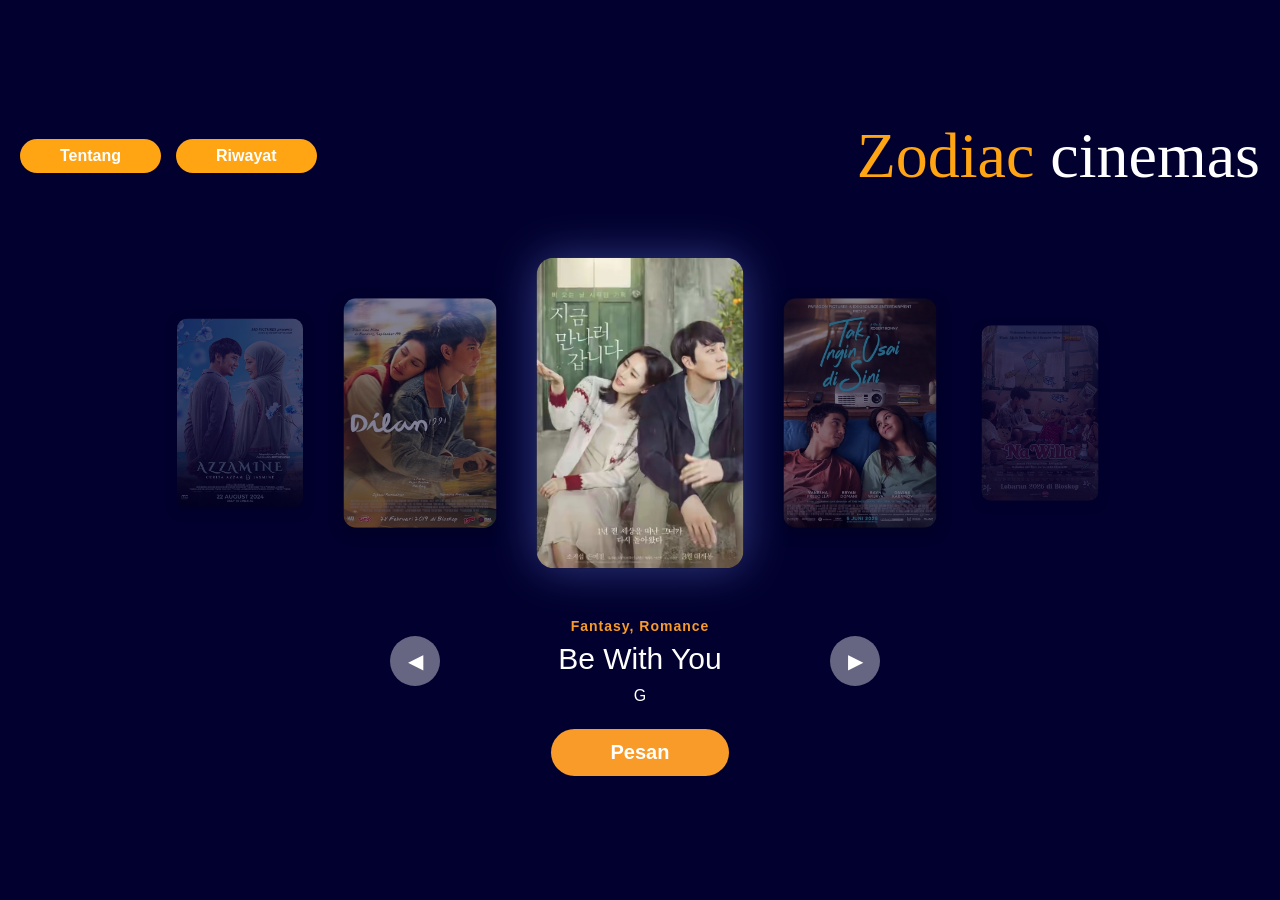
<file: index.html>
<!doctype html>
<html lang="en">
  <head>
    <meta charset="UTF-8" />
    <meta name="viewport" content="width=device-width, initial-scale=1.0" />
    <title>Zodiac Cinemas</title>
    <link rel="icon" href="data:image/svg+xml,<svg xmlns='http://www.w3.org/2000/svg'><text y='32' font-size='32'>🪐</text></svg>">
    <link rel="stylesheet" href="style/main.css" />
  </head>
  <body>
    <div class="cinema-app">
      <header>
        <div class="nav-buttons">
          <a href="about.html"><button class="btn-about">Tentang</button></a>
          <a href="history.html"><button class="btn-about">Riwayat</button></a>
        </div>
        
        <div class="zodiac"><span>Zodiac</span> cinemas</div>
      </header>

      <main>
        <section class="carousel"></section>
        <div class="movie-detail">
          <button class="nav-btn prev">&#9664;</button>

          <div class="movie-text">
            <span class="genre"></span>
            <h2 class="title"></h2>
            <p class="rating"></p>
          </div>
          
          <button class="nav-btn next">&#9654;</button>
        </div>

        <button class="btn-pesan">Pesan</button>

        <div class="jadwal-menu">
          <h3 class="jadwal-judul">IMAX 2D</h3>
          <div class="jadwal-grid">
            <a class="btn-jam" href="seat.html">10:00</a>
            <a class="btn-jam" href="seat.html">12:00</a>
            <a class="btn-jam" href="seat.html">14:00</a>
            <a class="btn-jam" href="seat.html">16:00</a>
            <a class="btn-jam" href="seat.html">18:00</a>
            <a class="btn-jam" href="seat.html">20:00</a>
          </div>
        </div>
      </main>
    </div>
    <script src="script/wasm_cdll.js"></script>
    <script src="script/main.js"></script>
  </body>
</html>
</file>
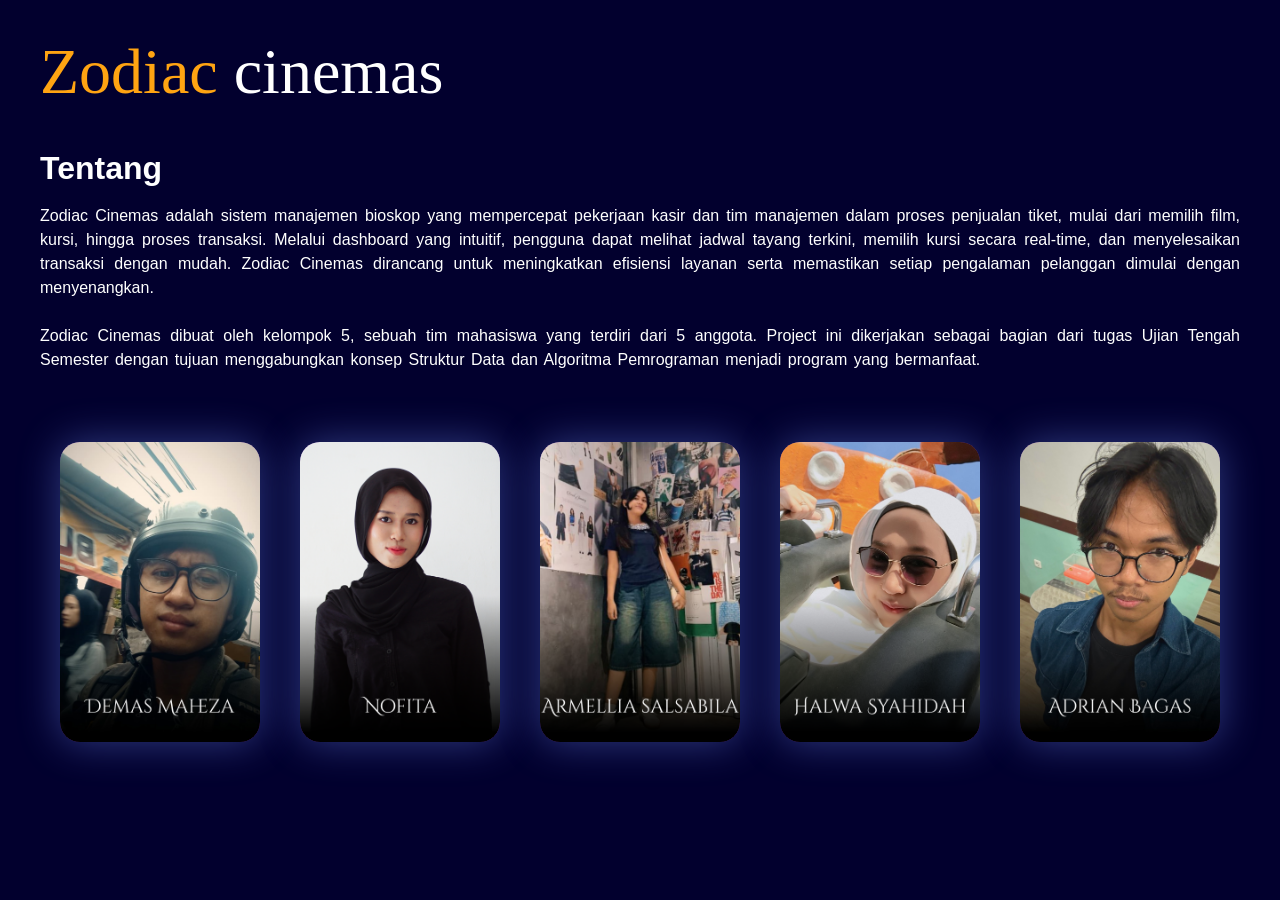
<file: about.html>
<!doctype html>
<html lang="en">
  <head>
    <meta charset="UTF-8" />
    <meta name="viewport" content="width=device-width, initial-scale=1.0" />
    <title>Tentang</title>
    <link rel="icon" href="data:image/svg+xml,<svg xmlns='http://www.w3.org/2000/svg'><text y='32' font-size='32'>🪐</text></svg>">
    <link rel="stylesheet" href="style/about.css" />
  </head>
  <body>
    <div class="about">
      <header>
        <a class="link" href="index.html"><h1 class="judul"><span class="highlight">Zodiac</span> cinemas</h1></a>
      </header>
      <main>
        <h2 class="tentang">Tentang</h2>
        <div class="deskripsi">
          <p>
            Zodiac Cinemas adalah sistem manajemen bioskop yang mempercepat pekerjaan kasir dan tim manajemen dalam proses penjualan tiket, mulai dari memilih film, kursi, hingga proses transaksi.
            Melalui dashboard yang intuitif, pengguna dapat melihat jadwal tayang terkini, memilih kursi secara real-time, dan menyelesaikan transaksi dengan mudah. Zodiac Cinemas dirancang untuk meningkatkan efisiensi layanan serta memastikan setiap pengalaman pelanggan dimulai dengan menyenangkan.

            <br><br>

            Zodiac Cinemas dibuat oleh kelompok 5, sebuah tim mahasiswa yang terdiri dari 5 anggota. Project ini dikerjakan sebagai bagian dari tugas Ujian Tengah Semester dengan tujuan menggabungkan konsep Struktur Data dan Algoritma Pemrograman menjadi program yang bermanfaat.
          </p>
        </div>
        <div class="profile-picture">
          <div class="profile">
            <img src="img/demasss.jpeg" alt="Demas" />
          </div>
          <div class="profile">
            <img src="img/1.png" alt="Nofita" />
          </div>
          <div class="profile">
            <img src="img/5.png" alt="Armellia" />
          </div>
          <div class="profile">
            <img src="img/4.png" alt="Halwa" />
          </div>
          <div class="profile">
            <img src="img/adrian.jpeg" alt="Adrian" />
          </div>
        </div>
        <div>
          <!-- <h2 class="kelompok">KELOMPOK 5</h2> -->
        </div>
      </main>
    </div>
  </body>
</html>
</file>
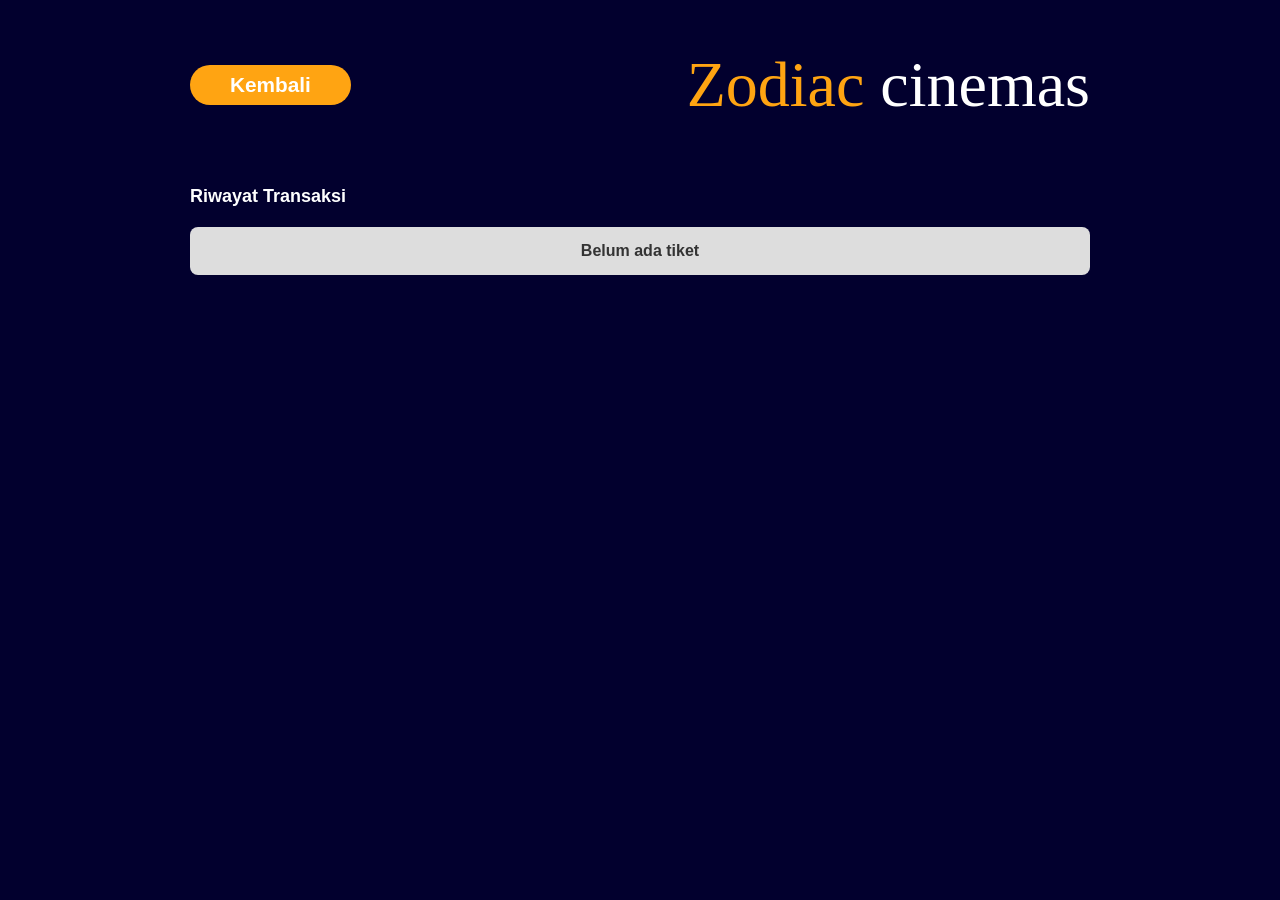
<file: history.html>
<!DOCTYPE html>
<html lang="id">
<head>
    <meta charset="UTF-8">
    <meta name="viewport" content="width=device-width, initial-scale=1.0">
    <title>Zodiac Cinemas - Riwayat Transaksi</title>
    <link rel="icon" href="data:image/svg+xml,<svg xmlns='http://www.w3.org/2000/svg'><text y='32' font-size='32'>🪐</text></svg>">
    <link rel="stylesheet" href="style/history.css">
</head>
<body>
    <div class="cinema-app">
        <header>
            <a href="index.html"><button class="btn-back">Kembali</button></a>
            <div class="zodiac"><span>Zodiac</span> cinemas</div>
        </header>

        <main class="history-container">
            <h3>Riwayat Transaksi</h3>
            <div id="ticket-list" class="ticket-list"></div>
        </main>
    </div>

    <script src="script/wasm_linkedlist.js"></script>
    <script src="script/history.js"></script>
</body>
</html>
</file>
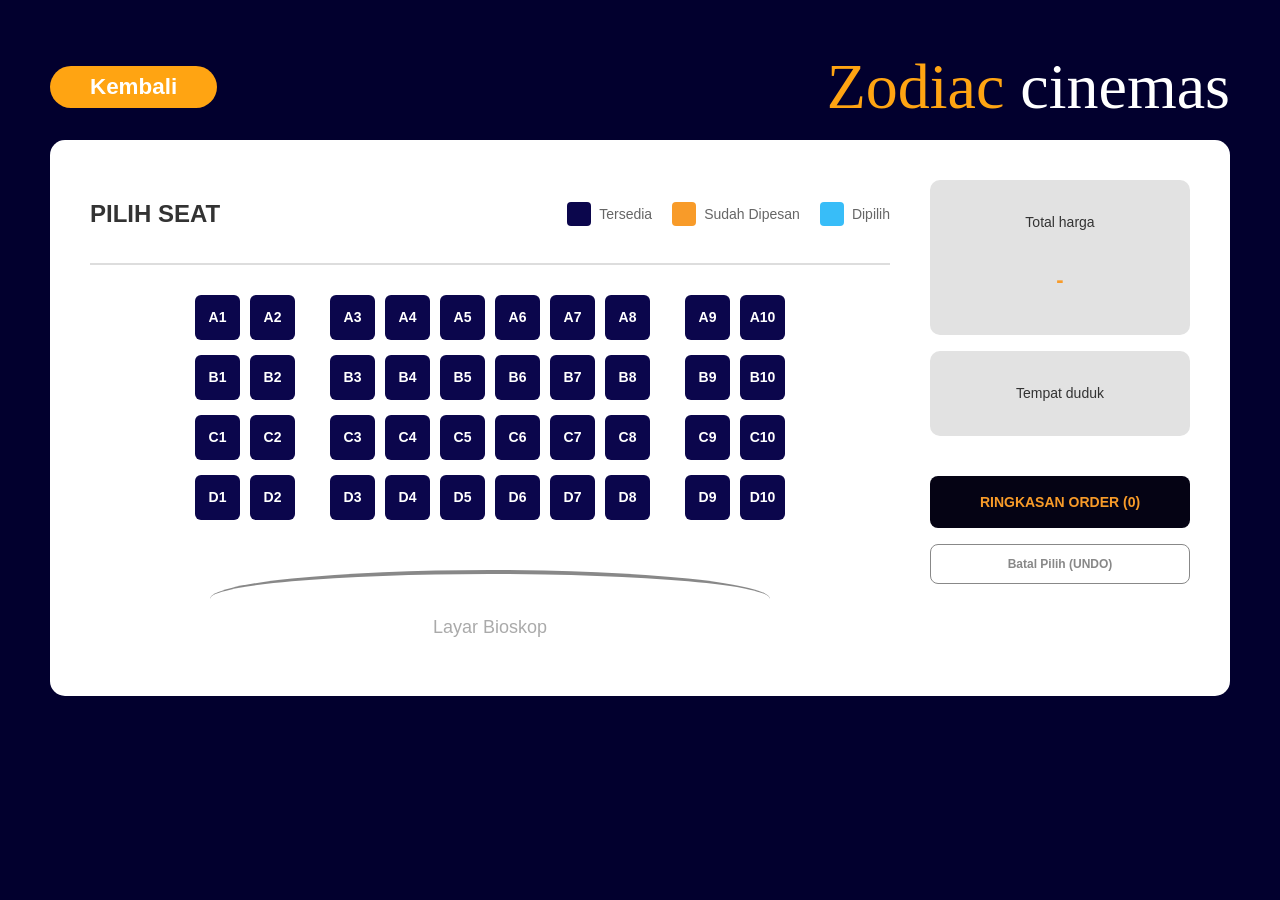
<file: seat.html>
<!DOCTYPE html>
<html lang="id">
<head>
    <meta charset="UTF-8">
    <meta name="viewport" content="width=device-width, initial-scale=1.0">
    <title>Zodiac Cinemas - Pilih Kursi</title>
    <link rel="icon" href="data:image/svg+xml,<svg xmlns='http://www.w3.org/2000/svg'><text y='32' font-size='32'>🪐</text></svg>">
    <link rel="stylesheet" href="style/seat.css">
</head>
<body>
    <div class="cinema-app">
        <header class="top">
            <a href="index.html"><button class="btn-back">Kembali</button></a>
            <div class="zodiac"><span>Zodiac</span> cinemas</div>
        </header>

        <main>
            <div class="booking-container">
                <div class="seat-area">
                    <div class="seat-header">
                        <h2>PILIH SEAT</h2>
                        <div class="legend">
                            <div class="legend-item"><span class="box tersedia"></span> Tersedia</div>
                            <div class="legend-item"><span class="box dipesan"></span> Sudah Dipesan</div>
                            <div class="legend-item"><span class="box dipilih"></span> Dipilih</div>
                        </div>
                    </div>

                    <div class="seat-map" id="seat-map">
                        <div class="row">
                            <div class="seat-block">
                                <button class="seat">A1</button>
                                <button class="seat">A2</button>
                            </div>
                            <div class="seat-block">
                                <button class="seat">A3</button>
                                <button class="seat">A4</button>
                                <button class="seat">A5</button>
                                <button class="seat">A6</button>
                                <button class="seat">A7</button>
                                <button class="seat">A8</button>
                            </div>
                            <div class="seat-block">
                                <button class="seat">A9</button>
                                <button class="seat">A10</button>
                            </div>
                        </div>
                        <div class="row">
                            <div class="seat-block"><button class="seat">B1</button><button class="seat">B2</button></div>
                            <div class="seat-block">
                                <button class="seat">B3</button><button class="seat">B4</button><button class="seat">B5</button>
                                <button class="seat">B6</button><button class="seat">B7</button><button class="seat">B8</button>
                            </div>
                            <div class="seat-block"><button class="seat">B9</button><button class="seat">B10</button></div>
                        </div>
                        <div class="row">
                            <div class="seat-block"><button class="seat">C1</button><button class="seat">C2</button></div>
                            <div class="seat-block">
                                <button class="seat">C3</button><button class="seat">C4</button><button class="seat">C5</button>
                                <button class="seat">C6</button><button class="seat">C7</button><button class="seat">C8</button>
                            </div>
                            <div class="seat-block"><button class="seat">C9</button><button class="seat">C10</button></div>
                        </div>
                        <div class="row">
                            <div class="seat-block"><button class="seat">D1</button><button class="seat">D2</button></div>
                            <div class="seat-block">
                                <button class="seat">D3</button><button class="seat">D4</button><button class="seat">D5</button>
                                <button class="seat">D6</button><button class="seat">D7</button><button class="seat">D8</button>
                            </div>
                            <div class="seat-block"><button class="seat">D9</button><button class="seat">D10</button></div>
                        </div>
                    </div>

                    <div class="screen-container">
                        <div class="screen-curve"></div>
                        <p>Layar Bioskop</p>
                    </div>
                </div>

                <div class="sidebar-info">
                    <div class="info-cards-wrapper">
                        <div class="info-card kotak">
                            <p class="info-label">Total harga</p>
                            <h3 class="info-price" id="total-harga">-</h3>
                        </div>
                        <div class="info-card kotak">
                            <p class="info-label">Tempat duduk</p>
                            <div class="selected-seats-list" id="selected-seats-list"></div>
                        </div>
                    </div>

                    <div class="ringkasan">
                        <a href="payment.html" style="text-decoration: none;">
                            <button class="btn-summary" id="btn-summary">RINGKASAN ORDER (0)</button>
                        </a>
                        
                        <button id="btn-undo" class="btn-undo-style">Batal Pilih (UNDO)</button>
                    </div>
                </div>
            </div>
        </main>
    </div>

    <script src="script/wasm_seat.js"></script>
    <script src="script/seat.js"></script>
</body>
</html>
</file>
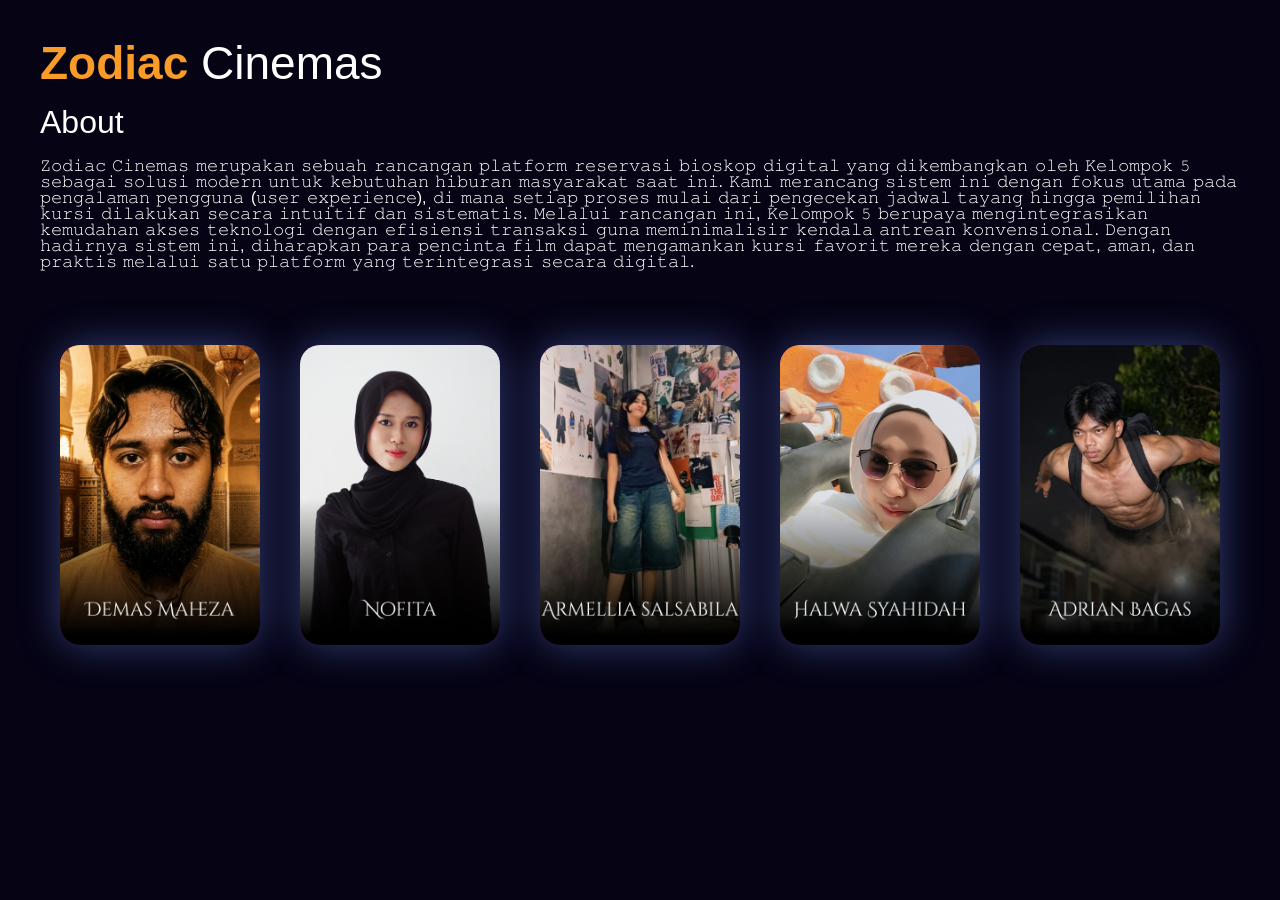
<file: Bioskop/about.html>
<!doctype html>
<html lang="en">
  <head>
    <meta charset="UTF-8" />
    <meta name="viewport" content="width=device-width, initial-scale=1.0" />
    <title>about</title>
    <link rel="stylesheet" href="about.css" />
  </head>
  <body>
    <div class="about">
      <header>
        <a class="link" href="index.html"><h1 class="judul"><span class="highlight">Zodiac</span> Cinemas</h1></a>
      </header>
      <main>
        <h2 class="tentang">About</h2>
        <div class="deskripsi">
          <p>
            𝚉𝚘𝚍𝚒𝚊𝚌 𝙲𝚒𝚗𝚎𝚖𝚊𝚜 𝚖𝚎𝚛𝚞𝚙𝚊𝚔𝚊𝚗 𝚜𝚎𝚋𝚞𝚊𝚑 𝚛𝚊𝚗𝚌𝚊𝚗𝚐𝚊𝚗 𝚙𝚕𝚊𝚝𝚏𝚘𝚛𝚖 𝚛𝚎𝚜𝚎𝚛𝚟𝚊𝚜𝚒 𝚋𝚒𝚘𝚜𝚔𝚘𝚙
            𝚍𝚒𝚐𝚒𝚝𝚊𝚕 𝚢𝚊𝚗𝚐 𝚍𝚒𝚔𝚎𝚖𝚋𝚊𝚗𝚐𝚔𝚊𝚗 𝚘𝚕𝚎𝚑 𝙺𝚎𝚕𝚘𝚖𝚙𝚘𝚔 𝟻 𝚜𝚎𝚋𝚊𝚐𝚊𝚒 𝚜𝚘𝚕𝚞𝚜𝚒 𝚖𝚘𝚍𝚎𝚛𝚗
            𝚞𝚗𝚝𝚞𝚔 𝚔𝚎𝚋𝚞𝚝𝚞𝚑𝚊𝚗 𝚑𝚒𝚋𝚞𝚛𝚊𝚗 𝚖𝚊𝚜𝚢𝚊𝚛𝚊𝚔𝚊𝚝 𝚜𝚊𝚊𝚝 𝚒𝚗𝚒. 𝙺𝚊𝚖𝚒 𝚖𝚎𝚛𝚊𝚗𝚌𝚊𝚗𝚐 𝚜𝚒𝚜𝚝𝚎𝚖
            𝚒𝚗𝚒 𝚍𝚎𝚗𝚐𝚊𝚗 𝚏𝚘𝚔𝚞𝚜 𝚞𝚝𝚊𝚖𝚊 𝚙𝚊𝚍𝚊 𝚙𝚎𝚗𝚐𝚊𝚕𝚊𝚖𝚊𝚗 𝚙𝚎𝚗𝚐𝚐𝚞𝚗𝚊 (𝚞𝚜𝚎𝚛 𝚎𝚡𝚙𝚎𝚛𝚒𝚎𝚗𝚌𝚎),
            𝚍𝚒 𝚖𝚊𝚗𝚊 𝚜𝚎𝚝𝚒𝚊𝚙 𝚙𝚛𝚘𝚜𝚎𝚜 𝚖𝚞𝚕𝚊𝚒 𝚍𝚊𝚛𝚒 𝚙𝚎𝚗𝚐𝚎𝚌𝚎𝚔𝚊𝚗 𝚓𝚊𝚍𝚠𝚊𝚕 𝚝𝚊𝚢𝚊𝚗𝚐 𝚑𝚒𝚗𝚐𝚐𝚊
            𝚙𝚎𝚖𝚒𝚕𝚒𝚑𝚊𝚗 𝚔𝚞𝚛𝚜𝚒 𝚍𝚒𝚕𝚊𝚔𝚞𝚔𝚊𝚗 𝚜𝚎𝚌𝚊𝚛𝚊 𝚒𝚗𝚝𝚞𝚒𝚝𝚒𝚏 𝚍𝚊𝚗 𝚜𝚒𝚜𝚝𝚎𝚖𝚊𝚝𝚒𝚜. 𝙼𝚎𝚕𝚊𝚕𝚞𝚒
            𝚛𝚊𝚗𝚌𝚊𝚗𝚐𝚊𝚗 𝚒𝚗𝚒, 𝙺𝚎𝚕𝚘𝚖𝚙𝚘𝚔 𝟻 𝚋𝚎𝚛𝚞𝚙𝚊𝚢𝚊 𝚖𝚎𝚗𝚐𝚒𝚗𝚝𝚎𝚐𝚛𝚊𝚜𝚒𝚔𝚊𝚗 𝚔𝚎𝚖𝚞𝚍𝚊𝚑𝚊𝚗 𝚊𝚔𝚜𝚎𝚜
            𝚝𝚎𝚔𝚗𝚘𝚕𝚘𝚐𝚒 𝚍𝚎𝚗𝚐𝚊𝚗 𝚎𝚏𝚒𝚜𝚒𝚎𝚗𝚜𝚒 𝚝𝚛𝚊𝚗𝚜𝚊𝚔𝚜𝚒 𝚐𝚞𝚗𝚊 𝚖𝚎𝚖𝚒𝚗𝚒𝚖𝚊𝚕𝚒𝚜𝚒𝚛 𝚔𝚎𝚗𝚍𝚊𝚕𝚊
            𝚊𝚗𝚝𝚛𝚎𝚊𝚗 𝚔𝚘𝚗𝚟𝚎𝚗𝚜𝚒𝚘𝚗𝚊𝚕. 𝙳𝚎𝚗𝚐𝚊𝚗 𝚑𝚊𝚍𝚒𝚛𝚗𝚢𝚊 𝚜𝚒𝚜𝚝𝚎𝚖 𝚒𝚗𝚒, 𝚍𝚒𝚑𝚊𝚛𝚊𝚙𝚔𝚊𝚗 𝚙𝚊𝚛𝚊
            𝚙𝚎𝚗𝚌𝚒𝚗𝚝𝚊 𝚏𝚒𝚕𝚖 𝚍𝚊𝚙𝚊𝚝 𝚖𝚎𝚗𝚐𝚊𝚖𝚊𝚗𝚔𝚊𝚗 𝚔𝚞𝚛𝚜𝚒 𝚏𝚊𝚟𝚘𝚛𝚒𝚝 𝚖𝚎𝚛𝚎𝚔𝚊 𝚍𝚎𝚗𝚐𝚊𝚗 𝚌𝚎𝚙𝚊𝚝,
            𝚊𝚖𝚊𝚗, 𝚍𝚊𝚗 𝚙𝚛𝚊𝚔𝚝𝚒𝚜 𝚖𝚎𝚕𝚊𝚕𝚞𝚒 𝚜𝚊𝚝𝚞 𝚙𝚕𝚊𝚝𝚏𝚘𝚛𝚖 𝚢𝚊𝚗𝚐 𝚝𝚎𝚛𝚒𝚗𝚝𝚎𝚐𝚛𝚊𝚜𝚒 𝚜𝚎𝚌𝚊𝚛𝚊
            𝚍𝚒𝚐𝚒𝚝𝚊𝚕.
          </p>
        </div>
        <div class="profile-picture">
          <div class="profile">
            <img src="img/3.png" alt="Demas" />
          </div>
          <div class="profile">
            <img src="img/1.png" alt="Nofita" />
          </div>
          <div class="profile">
            <img src="img/5.png" alt="Armellia" />
          </div>
          <div class="profile">
            <img src="img/4.png" alt="Halwa" />
          </div>
          <div class="profile">
            <img src="img/2.png" alt="Adrian" />
          </div>
        </div>
        <div>
          <!-- <h2 class="kelompok">KELOMPOK 5</h2> -->
        </div>
      </main>
    </div>
  </body>
</html>
</file>
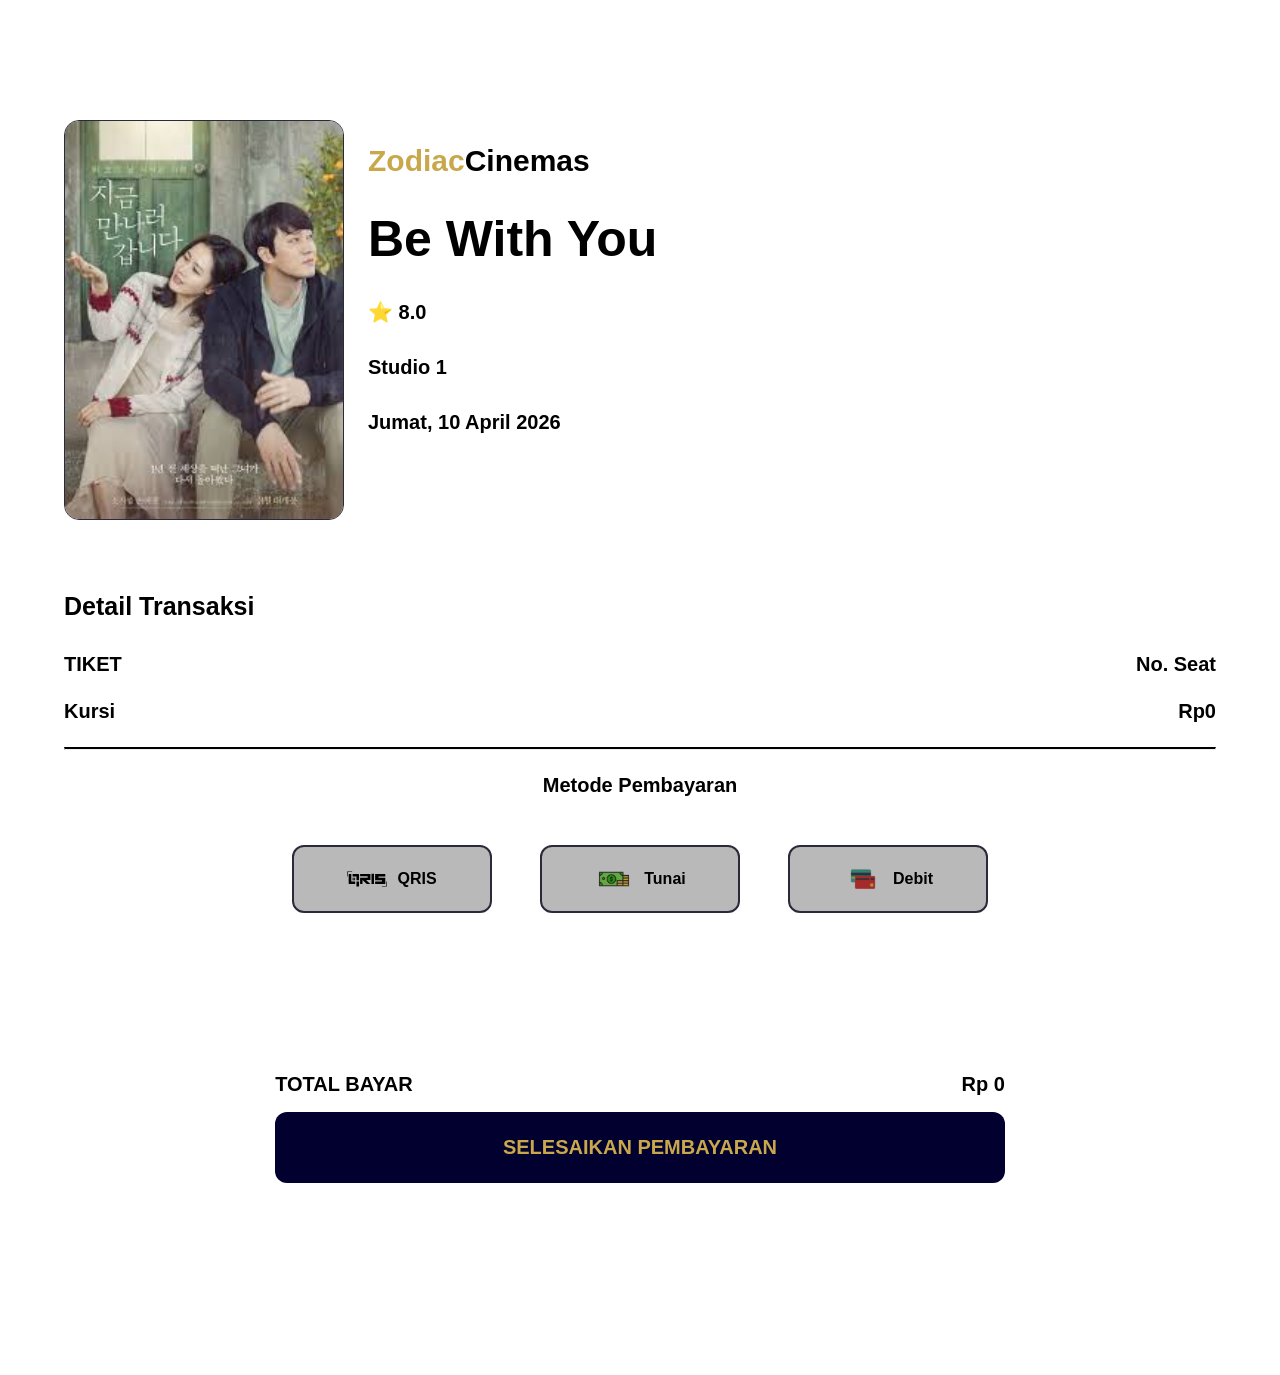
<file: Bioskop/paymentt.html>
<!DOCTYPE html>
<html lang="en">
<head>
    <meta charset="UTF-8">
    <meta name="viewport" content="width=device-width, initial-scale=1.0">
    <title>Payment</title>
    <link rel="stylesheet" href="style_payment.css">
</head>
<body>
    <div class="container">

        <div class="detail">
            <div class="detail-film">
                <div class="card">
                    <img src="BeWithYou.jpg" alt="Be With You" class="film-poster">
                </div>
                    <div class="keterangan">
                    <div class="nama-bioskop"><span>Zodiac</span>Cinemas</div>
                    <div class="judul-film">Be With You</div>
                    <div class="rate">⭐ 8.0</div>
                    <div class="studio">Studio 1</div>
                    <div class="tanggal">Jumat, 10 April 2026</div>
                </div>
            </div>
        </div>

        <div class="transaksi">
            <div class="detail-transaksi">
                <h3>Detail Transaksi</h3>
                <div class="info-tiket">
                    <div class="baris-transaksi">
                        <div class="label">TIKET</div>
                        <div class="isi">No. Seat</div>
                    </div>
                    <div class="baris-transaksi">
                        <div class="label">Kursi</div>
                        <div class="isi">Rp0</div>
                    </div>

                    <hr class="line">
                </div>
            </div>

            <div class="payment">Metode Pembayaran</div>

            <div class="metode-pembayaran">
                <div class="qris"><img src="icon_payment/qris-putih.svg" alt="QRIS">QRIS</div>
                <div class="tunai"><img src="icon_payment/tunai.png" alt="Tunai">Tunai</div>
                <div class="debit"><img src="icon_payment/debit2.jpg" alt="Debit">Debit</div>
            </div>

            <div class="payment-container">
                <div class="checkout-box">
                    <div class="baris-transaksi">
                        <div class="label">TOTAL BAYAR</div>
                        <div class="isi-total">Rp 0</div>
                    </div>

                    <div class="finish">SELESAIKAN PEMBAYARAN</div>
                </div>
            </div>
        </div>

    </div>
</body>
</html>
</file>
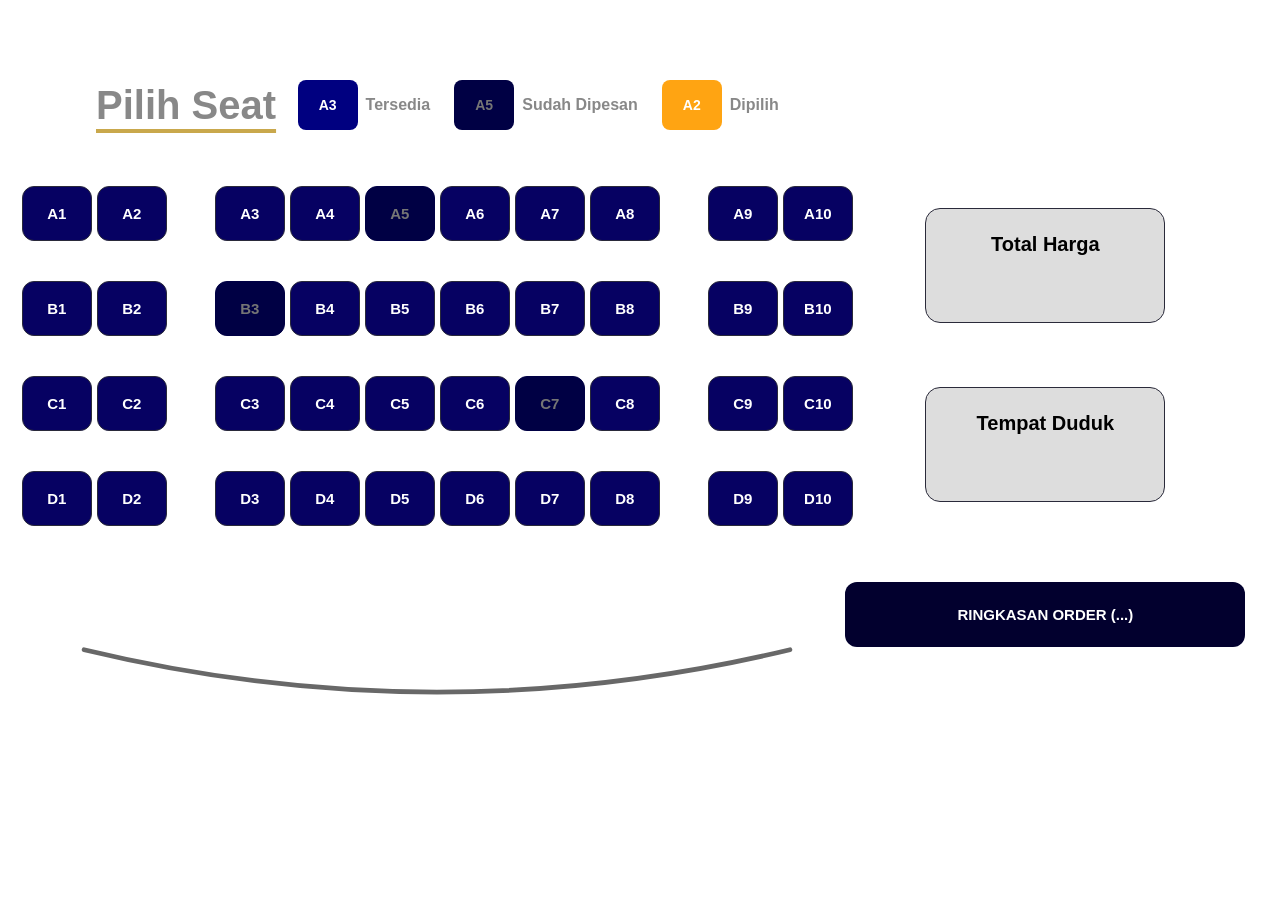
<file: Bioskop/seat.html>
<!DOCTYPE html>
<html lang="en">
<head>
    <meta charset="UTF-8">
    <meta name="viewport" content="width=device-width, initial-scale=1.0">
    <title>Seat</title>
    <link rel="stylesheet" href="style_seat.css">
</head>
<body>
    <div class="container">

            <div class="seat-container">
                
                <div class="info-seat">
                    <h1 class="pilih">Pilih Seat</h1>

                    <div class="legenda-seat">
                        <div class="status-item">
                            <div class="tersedia">A3</div>
                            <span class="label">Tersedia</span>
                        </div>

                        <div class="status-item">
                            <div class="dipesan">A5</div>
                            <span class="label">Sudah Dipesan</span>
                        </div>

                        <div class="status-item">
                            <div class="dipilih">A2</div>
                            <span class="label">Dipilih</span>
                        </div>
                    </div>
                </div>
                
                <div class="row">
                    <div class="col1">
                        <div class="seat-group">
                            <div class="seat" onclick="clickSeat(this)">A1</div>
                            <div class="seat" onclick="clickSeat(this)">A2</div>
                        </div>
                    </div>
                    
                    <div class="col2">
                        <div class="seat-group">
                            <div class="seat" onclick="clickSeat(this)">A3</div>
                            <div class="seat" onclick="clickSeat(this)">A4</div>
                        </div>
                        <div class="seat-group">
                            <div class="seat" onclick="clickSeat(this)">A5</div>
                            <div class="seat" onclick="clickSeat(this)">A6</div>
                        </div>
                        <div class="seat-group">
                            <div class="seat" onclick="clickSeat(this)">A7</div>
                            <div class="seat" onclick="clickSeat(this)">A8</div>
                        </div>
                    </div>

                    <div class="col3">
                        <div class="seat-group">
                            <div class="seat" onclick="clickSeat(this)">A9</div>
                            <div class="seat" onclick="clickSeat(this)">A10</div>
                        </div>
                    </div>
                </div>

                <div class="row">
                    <div class="col1">
                        <div class="seat-group">
                            <div class="seat" onclick="clickSeat(this)">B1</div>
                            <div class="seat" onclick="clickSeat(this)">B2</div>
                        </div>
                    </div>

                    <div class="col2">
                        <div class="seat-group">
                            <div class="seat" onclick="clickSeat(this)">B3</div>
                            <div class="seat" onclick="clickSeat(this)">B4</div>
                        </div>
                        <div class="seat-group">
                            <div class="seat" onclick="clickSeat(this)">B5</div>
                            <div class="seat" onclick="clickSeat(this)">B6</div>
                        </div>
                        <div class="seat-group">
                            <div class="seat" onclick="clickSeat(this)">B7</div>
                            <div class="seat" onclick="clickSeat(this)">B8</div>
                        </div>
                    </div>

                    <div class="col3">
                        <div class="seat-group">
                            <div class="seat" onclick="clickSeat(this)">B9</div>
                            <div class="seat" onclick="clickSeat(this)">B10</div>
                        </div>
                    </div>
                </div>

                <div class="row">
                    <div class="col1">
                        <div class="seat-group">
                            <div class="seat" onclick="clickSeat(this)">C1</div>
                            <div class="seat" onclick="clickSeat(this)">C2</div>
                        </div>
                    </div>

                    <div class="col2">
                        <div class="seat-group">
                            <div class="seat" onclick="clickSeat(this)">C3</div>
                            <div class="seat" onclick="clickSeat(this)">C4</div>
                        </div>
                        <div class="seat-group">
                            <div class="seat" onclick="clickSeat(this)">C5</div>
                            <div class="seat" onclick="clickSeat(this)">C6</div>
                        </div>
                        <div class="seat-group">
                            <div class="seat" onclick="clickSeat(this)">C7</div>
                            <div class="seat" onclick="clickSeat(this)">C8</div>
                        </div>
                    </div>

                    <div class="col3">
                        <div class="seat-group">
                            <div class="seat" onclick="clickSeat(this)">C9</div>
                            <div class="seat" onclick="clickSeat(this)">C10</div>
                        </div>
                    </div>
                </div>

                <div class="row">
                    <div class="col1">
                        <div class="seat-group">
                            <div class="seat" onclick="clickSeat(this)">D1</div>
                            <div class="seat" onclick="clickSeat(this)">D2</div>
                        </div>
                    </div>

                    <div class="col2">
                        <div class="seat-group">
                            <div class="seat" onclick="clickSeat(this)">D3</div>
                            <div class="seat" onclick="clickSeat(this)">D4</div>
                        </div>
                        <div class="seat-group">
                            <div class="seat" onclick="clickSeat(this)">D5</div>
                            <div class="seat" onclick="clickSeat(this)">D6</div>
                        </div>
                        <div class="seat-group">
                            <div class="seat" onclick="clickSeat(this)">D7</div>
                            <div class="seat" onclick="clickSeat(this)">D8</div>
                        </div>
                    </div>
                    
                    <div class="col3">
                        <div class="seat-group">
                            <div class="seat" onclick="clickSeat(this)">D9</div>
                            <div class="seat" onclick="clickSeat(this)">D10</div>
                        </div>
                    </div>
                </div>

                <svg width="850" height="80" viewBox="0 0 850 80" xmlns="http://www.w3.org/2000/svg" class="layar">
                    <path d="M 50 10 Q 425 100 800 10"
                            stroke="#686868"
                            stroke-width="5"
                            fill="none" 
                            stroke-linecap="round"/>
                </svg>
            </div>

                <div class="info-order">
                    <div class="box">
                        <div class="totalHarga" id="totalHarga">Total Harga</div>
                    </div>

                    <div class="box">
                        <div class="tempatDuduk" id="tempatDuduk">Tempat Duduk</div>
                    </div>

                    <a href="paymentt.html" class="ringkasan-order">RINGKASAN ORDER (...)</a>
                </div>
                
        </div>

        <script>
            let history = [];
            let redoStack = [];

            const hargaPerKursi = 50000;

            const sudahDipesan = ['A5', 'B3', 'C7'];

            document.querySelectorAll('.seat').forEach(seat => {
                if (sudahDipesan.includes(seat.textContent.trim())) {
                    seat.classList.add('dipesan');
                }
            });

            function clickSeat(el) {
                if (el.classList.contains('dipesan')) return;

                history.push(el.textContent.trim());
                redoStack = [];

                el.classList.toggle('dipilih');

                updateInfo();
            }

            function updateInfo() {
                const dipilih = document.querySelectorAll('.seat.dipilih');
                const jumlah = dipilih.length
                const total = jumlah * hargaPerKursi;

                const namaKursi = Array.from(dipilih)
                    .map(s => s,textContent.trim())
                    .join(', ');

                document.getElementById('totalHarga').textContent = 'Rp' + total.toLocaleString('id-ID');
                document.getElementById('tempatDuduk'). textContent = namaKursi || '-';
            }

            function undo() {
                if (history.length === 0) return;

                const last = history.pop();
                redoStack.push(last);

                document.querySelectorAll('.seat').forEach(seat => {
                    if (seat.textContent.trim() === last) {
                        seat.classList.toggle('dipilih');
                    }
                });

                updateInfo();
            }

            function redo() {
                if (redoStack.length === 0) return;

                const next = redoStack.pop();
                history.push(next);

                document.querySelectorAll('.seat').forEach(seat => {
                    if (seat.textContent.trim() === next) {
                        seat.classList.toggle('dipilih');
                    }
                });

                updateInfo();
            }
        </script>
    </body>
</body>
</html>
</file>
<file: style/main.css>
html, body, div, span, applet, object, iframe,
h1, h2, h3, h4, h5, h6, p, blockquote, pre,
a, abbr, acronym, address, big, cite, code,
del, dfn, em, img, ins, kbd, q, s, samp,
small, strike, strong, sub, sup, tt, var,
b, u, i, center,
dl, dt, dd, ol, ul, li,
fieldset, form, label, legend,
table, caption, tbody, tfoot, thead, tr, th, td,
article, aside, canvas, details, embed, 
figure, figcaption, footer, header, hgroup, 
menu, nav, output, ruby, section, summary,
time, mark, audio, video {
	margin: 0;
	padding: 0;
	border: 0;
	font-size: 100%;
	font: inherit;
	vertical-align: baseline;
	font-family: 'Segoe UI', Tahoma, Geneva, Verdana, sans-serif;
}

article, aside, details, figcaption, figure, 
footer, header, hgroup, menu, nav, section {
	display: block;
}

body {
	line-height: 1;
}

ol, ul {
	list-style: none;
}

blockquote, q {
	quotes: none;
}

blockquote:before, blockquote:after,
q:before, q:after {
	content: '';
	content: none;
}

table {
	border-collapse: collapse;
	border-spacing: 0;
}

html {
    scrollbar-width: none; 
    -ms-overflow-style: none;
    height: 100%;
    justify-content: center;
    align-items: center;
    width: 100%;
    min-height: 100vh;
    overflow-x: hidden;
    overflow-y: auto; 
}

html::-webkit-scrollbar {
    display: none;
}

body {
    background-color: #02002E;
    color: white;
    display: flex;
    justify-content: center;
    align-items: center;
    width: 100%;
    min-height: 100vh;
    margin: 0;
    padding: 0; 
    overflow-x: hidden;
    overflow-y: auto; 
    font-family: 'Segoe UI', Tahoma, Geneva, Verdana, sans-serif;
}

.cinema-app {
    width: 100%;
    max-width: 1400px;
    padding: 40px 20px;
    display: flex;
	margin: 0 auto;
    flex-direction: column;
    box-sizing: border-box;
}

header {
    display: flex;
    justify-content: space-between;
    align-items: center;
    margin-bottom: 50px;
    width: 100%;
}

.nav-buttons {
	display: flex;
	gap: 15px;
}

.btn-about {
    background: #FFA412;
    border: none;
    border-radius: 25px;
    gap: 0.5rem;
    justify-content: center;
    align-items: center;
    padding: 0.5rem 2.5rem;
    color: white;
	font-weight: bold;
    font-size: 1rem;
    text-decoration: unset;
    cursor: pointer;
	transition: box-shadow 0.2s ease,transform 0.2s;
}

.btn-about:hover {
  transform: translateY(-3px);
  box-shadow: 0 5px 20px rgba(255, 164, 18, 0.5);
	background-color: #ffa840;
}

.zodiac {
    font-family: 'Roboto';
    font-size: 4rem;
    font-weight: 400;
    color: white;
}

.zodiac span {
    font-family: 'Rockwell';
    color: #FFA412;
}

main {
	display: flex;
	flex-direction: column;
	align-items: center;
}

.carousel {
    position: relative;
    height: 350px;
    width: 100%;
    display: flex;
    justify-content: center;
    align-items: center;
    margin: 0 auto;
	left: 0;
}
.film {
	width: 180px;
	height: 270px;
	border-radius: 15px;
	position: absolute;
	overflow: hidden;
	transition: all 0.5s ease-in-out;
	box-shadow: 0 5px 15px rgba(0, 0, 0, 0.5);
	opacity: 0;
	pointer-events: none;
	transform: scale(0.5s);
}

.film.kiri, .film.tengah, .film.kanan {
	opacity: 1;
	pointer-events: auto;
}

.film img {
	width: 100%;
	height: 100%;
	object-fit: cover;
}

.film.hilang-kiri {
	transform: translateX(-600px) scale(0.5);
	opacity: 0;
	z-index: 0;
}

.film.kiri-luar {
	transform: translateX(-400px) scale(0.7);
	opacity: 0.3;
	z-index: 0;
}


.film.kiri {
	transform: translateX(-220px) scale(0.85);
	opacity: 0.5;
	z-index: 1;
}

.film.tengah {
	transform: translateX(0) scale(1.15);
	opacity: 1;
	z-index: 10;
	box-shadow: 0 0 40px rgba(120, 150, 255, 0.4);
}

.film.kanan {
	transform: translate(220px) scale(0.85);
	opacity: 0.5;
	z-index: 1;
}

.film.kanan-luar {
	transform: translateX(400px) scale(0.65);
	opacity: 0.2;
	z-index: 0;
}

.film.hilang-kanan {
	transform: translate(600px) scale(0.5);
	opacity: 0;
	z-index: 0;
}

.film.kiri-luar, .film.kiri, .film.tengah, .film.kanan, .film.kanan-luar {
  pointer-events: auto;
}

.movie-detail {
	display: grid;
	grid-template-columns: 60px 1fr 60px;
	align-items: center;
	width: 100%;
	max-width: 500px;
	gap: 10px;
	margin: 30px auto 0;
}

.nav-btn {
	background-color: rgba(255, 255, 255, 0.4);
	border: none;
	width: 50px;
	height: 50px;
	border-radius: 50%;
	color: white;
	font-size: 20px;
	cursor: pointer;
	transform: background 0.3s;
}

.nav-btn:hover {
	background: rgba(255, 255, 255, 0.7)
}

.movie-text {
	text-align: center;
	min-width: 0;
}

.title {
	font-size: 30px;
	margin-top: 5px;
	padding-bottom: 10px;
	line-height: 1.3;
	white-space: nowrap;
	overflow: hidden;
	text-overflow: ellipsis;
}

.genre {
	color: #f89b29;
	font-size: 14px;
	font-weight: bold;
	letter-spacing: 1px;
}

.btn-pesan {
	background-color: #f89b29;
	color: white;
	border: none;
	padding: 12px 60px;
	border-radius: 25px;
	font-size: 20px;
	font-weight: bold;
	margin-top: 25px;
	cursor: pointer;
	transition: transform 0.2s, background-color 0.2s;
}

.btn-pesan:hover {
	transform: scale(1.05);
	background-color: #ffa840;
}

.jadwal-menu {
	margin-top: 0;
	width: 100%;
	max-width: 400px;
	max-height: 0;
	opacity: 0;
	overflow: hidden;
	transition: all 0.7s ease-in-out;
}

.jadwal-menu.tampil {
	max-height: 300px;
	opacity: 1;
	margin-top: 30px;
}

.jadwal-judul {
	text-align: left;
	font-size: 20px;
	margin-bottom: 15px;
	letter-spacing: 1px;
	padding-left: 5px;
}

.jadwal-grid {
	display: grid;
	grid-template-columns: repeat(3, 1fr);
	gap: 15px;

	padding: 5px;
}

.link-seat {
	text-decoration: none;
}

.btn-jam {
	background-color: rgba(255, 255, 255, 0.3);
	color: white;
	border: none;
	border-radius: 25px;
	padding: 12px 0;
	font-size: 16px;
	font-weight: bold;
	cursor: pointer;
	transition: all 0.3s ease;
	text-decoration: none;
	display: block;
	text-align: center;
}

.btn-jam:hover {
	background-color:  rgba(255, 255, 255, 0.7);
	transform: scale(1.05);
}

.btn-jam:active {
	background-color: rgba(255, 255, 255, 0.3);
}

@media (max-width: 768px) {
	html, body {
		min-height: 100vh;
		justify-content: center;
		overflow-x: hidden;
		max-width: 100vw;
	}

	.zodiac {
		font-size: 2rem;
		text-align: right;
	}
}

@media (min-width: 1025px) {
	html, body {
		justify-content: center;
		align-items: center;
		min-height: 100vh;
	}

	.cinema-app {
		margin: 0 auto;
	}
}

@media (orientation: landscape) and (max-width: 1024px) {
    html, body {
		min-height: 100vh;
		justify-content: center;
		overflow-x: hidden;
		max-width: 100vw;
    }

	header {
		justify-content: space-between;
		width: 100%;
	}

    .cinema-app {
        padding-top: 40px;
    }

    .zodiac {
        font-size: 3rem;
        flex: none;
        text-align: right;
    }
}

@media (max-width: 500px) {
	html, body {
		overflow-x: hidden;
		max-width: 100vw;
	}

	header {
		flex-wrap: nowrap;
		align-items: center;
	}

	.btn-about {
		display: flex;
		align-items: center;
		font-size: 0.8rem;
		width: 1rem;
	}

	a {
		text-decoration: none;
	}
}
</file>
<file: style/about.css>
html, body, div, span, applet, object, iframe,
h1, h2, h3, h4, h5, h6, p, blockquote, pre,
a, abbr, acronym, address, big, cite, code,
del, dfn, em, img, ins, kbd, q, s, samp,
small, strike, strong, sub, sup, tt, var,
b, u, i, center,
dl, dt, dd, ol, ul, li,
fieldset, form, label, legend,
table, caption, tbody, tfoot, thead, tr, th, td,
article, aside, canvas, details, embed, 
figure, figcaption, footer, header, hgroup, 
menu, nav, output, ruby, section, summary,
time, mark, audio, video {
	margin: 0;
	padding: 0;
	border: 0;
	font-size: 100%;
	font: inherit;
	vertical-align: baseline;
	font-family: 'Segoe UI', Tahoma, Geneva, Verdana, sans-serif;
}

article, aside, details, figcaption, figure, 
footer, header, hgroup, menu, nav, section {
	display: block;
}

body {
	background: #02002E;
	line-height: 1;
}

ol, ul {
	list-style: none;
}

blockquote, q {
	quotes: none;
}

blockquote:before, blockquote:after,
q:before, q:after {
	content: '';
	content: none;
}

table {
	border-collapse: collapse;
	border-spacing: 0;
}

body {
	background-color: #02002E;
  color: white;
}

.about {
  padding: 40px;
}

.link {
	text-decoration: none;
}

.judul {
    font-family: 'Roboto';
    font-size: 4rem;
    font-weight: 400;
    color: white;
	margin-bottom: 3rem;
}

.highlight {
    font-family: 'Rockwell';
    color: #FFA412;
}

.tentang {
	font-weight: bold;
	margin-top: 20px;
	font-size: 32px;
}

.deskripsi p {
	margin-top: 20px;
	word-spacing: 2px;
	text-align: justify;
	line-height: 1.5;
}

.profile-picture {
	width: 100%;
	display: flex;
	justify-content: center;
	align-items: center;
	margin-top: 50px;
}

.name {
	color: white;
}

.profile {
	background-color: rebeccapurple;
	width: 230px;
	height: 300px;
	display: flex;
	border-radius: 20px;
	overflow: hidden;
	margin: 20px;
	box-shadow: 0 0 40px rgba(120, 150, 255, 0.4);
}

.profile img {
	width: 100%;
	height: 100%;
	object-fit: cover;

}

/* .kelompok {
	text-align: center;
	font-size: 50px;
} */

@media (max-width: 768px) {
	.profile-picture {
		display: flex;
		flex-direction: column;
	}
}
</file>
<file: style/history.css>
body { 
    background-color: #02002E; 
    color: white; 
    display: flex; 
    justify-content: center; 
    padding: 40px; 
    font-family: 'Segoe UI', Tahoma, Verdana, sans-serif; 
}

.cinema-app { 
    width: 100%; 
    max-width: 900px; 
}

header { 
    display: flex; 
    justify-content: space-between; 
    align-items: center; 
    margin-bottom: 4rem; 
}

.btn-back {
    background: #FFA412;
    border: none;
    border-radius: 25px;
    gap: 0.5rem;
    justify-content: center;
    align-items: center;
    padding: 0.5rem 2.5rem;
    color: white;
	font-weight: bold;
    font-size: 1.3rem;
    text-decoration: unset;
    cursor: pointer;
    transition: transform 0.2s, box-shadow 0.2s;
}

.btn-back:hover {
    transform: translateY(-3px);
    box-shadow: 0 5px 20px rgba(255, 164, 18, 0.5);
	background-color: #ffa840;
}

.zodiac {
    font-family: 'Roboto';
    font-size: 4rem;
    font-weight: 400;
    color: white;
}

.zodiac span {
    font-family: 'Rockwell';
    color: #FFA412;
}

.history-container h3 { 
    color: white; 
    font-weight: bold; 
    margin-bottom: 20px; 
    font-size: 18px; 
}

.ticket-list { 
    display: flex; 
    flex-direction: column; 
    gap: 20px; 
}

.empty-state { 
    background-color: #ddd; 
    color: #333; 
    text-align: center; 
    padding: 15px; 
    border-radius: 8px; 
    font-weight: bold; 
}

.hist-ticket {
    display: flex;
    background-color: #fce1b6;
    border-radius: 10px;
    height: 140px;
    color: #333;
    overflow: hidden;
}

.hist-left { 
    width: 35%; 
    display: flex; 
    align-items: center; 
    padding: 15px; gap: 15px; 
    background-color: #eee; 
}

.hist-poster { 
    width: 70px; 
    height: 100px; 
    border-radius: 5px; 
    object-fit: cover; 
}

.hist-movie-info h4 { 
    margin: 0 0 5px 0; 
    font-size: 18px; 
    color: #000; 
}

.hist-brand { 
    color: #f89b29; 
    font-family: 'Rockwell';
    font-size: 9px; 
    font-weight: bold; 
    margin:0; 
}

.hist-studio { 
    font-size: 10px; 
    color: #666; margin:0;
}

/* Coakan Tengah */
.hist-divider {
    width: 0; 
    border-left: 2px dashed #aaa; 
    position: relative; 
    background-color: #fce1b6;
}

.hist-notch-top, .hist-notch-bottom {
    position: absolute; 
    width: 20px; 
    height: 20px; 
    background-color: #050314; 
    border-radius: 50%; 
    left: -11px;
}

.hist-notch-top { 
    top: -10px; 
}

.hist-notch-bottom { 
    bottom: -10px; 
}

.hist-mid { 
    width: 35%; 
    padding: 20px; 
    display: flex; 
    flex-direction: column; 
    justify-content: center; 
    gap: 10px; 
    font-size: 12px; 
    font-weight: bold; 
}

.hist-row { 
    display: flex; 
    justify-content: space-between; 
}

.hist-label { 
    font-weight: normal; 
    color: #666; 
}

.hist-right { 
    width: 35%; 
    display: flex; 
    flex-direction: column; 
    align-items: center; 
    justify-content: center; 
    background-color: #ffcc80; 
}

.hist-code-label { 
    font-size: 12px; 
    margin: 0 0 5px 0; 
}

.hist-code { 
    font-size: 16px; 
    font-weight: bold; 
    letter-spacing: 1px; 
    margin: 0 0 10px 0;
}

.hist-qr { 
    width: 60px; 
    height: 60px; 
}

@media (max-width: 600px) {
    .zodiac {
        font-size: 3rem;
        text-align: right;
    }

    .btn-back {
        font-size: 1rem;
    }

    .hist-poster { 
        width: 50px; 
        height: 80px; 
    }

    .hist-brand {
        font-size: 0.4rem;
    }

    .hist-movie-info h4 {
        font-size: 0.9rem;
    }

    .hist-studio { 
        font-size: 0.4rem; 
    }

    .hist-label {
        font-size: 0.6rem;
    }

    .hist-mid {
        font-size: 0.6rem;
        text-align: right;
    }

    .hist-code-label {
        font-size: 0.5rem;
    }

    .hist-code {
        font-size: 0.9rem;
    }

    .hist-qr {
        width: 38px;
        height: 38px;
    }
}
</file>
<file: style/seat.css>
body {
  margin: 0;
  padding: 0;
  background-color: #02002e;
  font-family: "Segoe UI", Tahoma, Geneva, Verdana, sans-serif;
}

.top {
  display: flex;
  width: 100%;
  max-width: 1180px;
  margin: 0 auto;
  justify-content: space-between;
  align-items: center;
  padding-top: 50px;
  margin-bottom: 1rem;
}

.btn-back {
  background: #ffa412;
  border: none;
  border-radius: 25px;
  gap: 0.5rem;
  justify-content: center;
  align-items: center;
  padding: 0.5rem 2.5rem;
  color: white;
  font-weight: bold;
  font-size: 1.4rem;
  text-decoration: unset;
  cursor: pointer;
  transition:
    box-shadow 0.2s ease,
    transform 0.2s;
}

.btn-back:hover {
  transform: translateY(-3px);
  box-shadow: 0 5px 20px rgba(255, 164, 18, 0.5);
  background-color: #ffa840;
}

.zodiac {
  font-family: "Roboto";
  font-size: 4rem;
  font-weight: 400;
  color: white;
}

.zodiac span {
  font-family: "Rockwell";
  color: #ffa412;
}

main {
  display: flex;
  justify-content: center;
}

/* --- Container Utama --- */
.booking-container {
  display: flex;
  gap: 40px;
  background-color: white;
  padding: 40px;
  border-radius: 15px;
  width: 100%;
  max-width: 1100px;
  color: #333;
  margin: 0 auto; /* Menjaga kontainer tetap di tengah */
}

/* --- Area Kiri (Peta Kursi) --- */
.seat-area {
  flex: 1;
}

.seat-header {
  display: flex;
  justify-content: space-between;
  align-items: center;
  border-bottom: 2px solid #ddd;
  padding-bottom: 15px;
  margin-bottom: 30px;
}

.seat-header h2 {
  font-size: 24px;
  color: #333; /* Warna gelap agar kontras di background putih */
  font-weight: bold;
}

.legend {
  display: flex;
  gap: 20px;
}

.legend-item {
  display: flex;
  align-items: center;
  gap: 8px;
  font-size: 14px;
  color: #666;
}

.box {
  width: 24px;
  height: 24px;
  border-radius: 4px;
}

/* Warna Status Kursi */
.tersedia {
  background-color: #0b064c;
}
.dipesan {
  background-color: #f89b29;
}
.dipilih {
  background-color: #38bdf8;
}

.seat-map {
  display: flex;
  flex-direction: column;
  gap: 15px;
}

.row {
  display: flex;
  justify-content: center;
  gap: 35px; /* Jarak lorong bioskop */
}

.seat-block {
  display: flex;
  gap: 10px;
}

/* Tombol Kursi */
.seat {
  width: 45px;
  height: 45px;
  border: none;
  border-radius: 6px;
  font-weight: bold;
  font-size: 14px;
  color: white;
  background-color: #0b064c; /* Default: Tersedia */
  cursor: pointer;
  transition:
    transform 0.1s ease,
    background-color 0.2s ease;
}

.seat:hover:not(.dipesan) {
  transform: scale(1.1); /* Efek membesar dari kode asli seat2.css */
}

.seat.dipesan {
  background-color: #f89b29;
  cursor: not-allowed;
}

.seat.dipilih {
  background-color: #38bdf8;
}

/* --- Area Layar Bioskop --- */
.screen-container {
  margin-top: 50px;
  text-align: center;
  color: #aaa;
  font-size: 18px;
}

.screen-curve {
  height: 25px;
  border-top: 4px solid #888;
  border-radius: 50% / 100% 100% 0 0;
  width: 70%;
  margin: 0 auto 15px;
}

/* --- Area Kanan (Panel Info) --- */
.sidebar-info {
  width: 260px;
  display: flex;
  flex-direction: column;
  gap: 1.5rem;
}

.info-card {
  display: flex;
  flex-direction: column;
  background-color: #e2e2e2;
  justify-content: flex-start;
  align-items: center;
}

.info-cards-wrapper {
  display: flex;
  flex-direction: column;
  width: 100%;
  gap: 1rem;
}

.kotak {
  padding: 20px;
  border-radius: 10px;
}

.info-label {
  font-size: 14px;
  color: #333;
  margin-bottom: 15px;
  font-weight: 500;
  gap: 1rem;
}

.info-price {
  color: #f89b29;
  font-size: 22px;
  font-weight: bold;
}

.selected-seats-list {
  display: flex;
  justify-content: center;
  gap: 8px;
  flex-wrap: wrap;
}

.seat-badge {
  background-color: #0b064c;
  color: white;
  padding: 6px 10px;
  border-radius: 4px;
  font-size: 12px;
  font-weight: bold;
}

/* Tombol Ringkasan & Undo */
.btn-summary {
  width: 100%;
  background-color: #050314;
  color: #f89b29;
  border: none;
  padding: 18px;
  border-radius: 8px;
  font-weight: bold;
  font-size: 14px;
  cursor: pointer;
  margin-top: auto;
  transition: background-color 0.3s;
}

.btn-summary:hover {
  background-color: #120b66;
}

.btn-undo-style {
  background-color: transparent;
  color: #888;
  border: 1px solid #888;
  padding: 12px;
  border-radius: 8px;
  font-weight: bold;
  cursor: pointer;
  font-size: 12px;
  transition: all 0.2s;
}

.btn-undo-style:hover {
  background-color: #fce4e4;
  color: #d93025;
  border-color: #d93025;
}

.ringkasan {
  display: flex;
  flex-direction: column;
  gap: 1rem;
  padding-top: 1rem;
}

@media (max-width: 980px) {
  .booking-container {
	display: flex;
    flex-direction: column;
	width: 100%;
	max-width: 700px;
  }
  
	.top {
		display: flex;
		width: 100%;
		max-width: 780px;
		justify-content: space-between;
		align-items: center;
		padding-top: 50px;
		margin-bottom: 1rem;
	}

  .btn-about {
    padding: 0.5rem 3rem;
  }

  .zodiac {
    font-size: 3rem;
  }

  .info-card {
    flex: 1;
    display: flex;
    flex-direction: row;
    justify-content: flex-start;
    align-items: center;
  }

  .info-cards-wrapper {
    display: flex;
    flex-direction: row;
  }

  .sidebar-info {
    width: 100%;
    min-width: unset;
    flex-direction: column;
    align-items: center;
  }

  .seat-area {
    width: 100%;
  }

  .info-card.kotak {
    display: flex;
    flex-direction: column;
  }

  .ringkasan {
    width: 100%;
  }

  .seat {
    width: 32px;
    height: 32px;
    font-size: 10px;
  }
}

@media (max-width: 700px) {
  .booking-container {
	display: flex;
    flex-direction: column;
	width: 100%;
	max-width: 500px;
  }

  	.top {
		display: flex;
		width: 100%;
		max-width: 570px;
		justify-content: space-between;
		align-items: center;
		padding-top: 50px;
		margin-bottom: 1rem;
	}

  .zodiac {
    font-size: 1.8rem;
    text-align: right;
  }

  .btn-about {
    font-size: 1.2rem;
  }

  .seat-header {
    display: flex;
    flex-direction: column;
  }

  .sidebar-info {
    width: 100%;
    min-width: unset;
    flex-direction: column;
    align-items: center;
  }

  .seat-area {
    width: 100%;
  }

  .seat {
    width: 26px;
    height: 26px;
    font-size: 8px;
  }

  .info-card.kotak {
    display: flex;
    flex-direction: column;
  }

  .ringkasan {
    width: 100%;
  }
}

@media (max-width: 400px) {
  .booking-container {
	display: flex;
    flex-direction: column;
	width: 100%;
	max-width: 260px;
  }

  	.top {
		display: flex;
		width: 100%;
		max-width: 330px;
		justify-content: space-between;
		align-items: center;
		padding-top: 50px;
		margin-bottom: 1rem;
	}

  .zodiac {
    font-size: 1.8rem;
    text-align: right;
  }

  .btn-about {
    font-size: 1.2rem;
  }

  .seat-header {
    display: flex;
    flex-direction: column;
  }

  .sidebar-info {
    width: 100%;
    min-width: unset;
    flex-direction: column;
    align-items: center;
  }

  .row {
	gap: 1rem;
  }

  .seat-area {
    width: 100%;
  }

  .seat {
    width: 20px;
    height: 20px;
    font-size: 7px;
  }

  .info-card.kotak {
    display: flex;
    flex-direction: column;
  }

  .info-label {
	font-size: 0.75rem;
  }

  .ringkasan {
    width: 100%;
  }

  .info-price {
	margin-top: 0.2rem;
	font-size: 16px;
	font-weight: bold;
  }

}
</file>
<file: Bioskop/about.css>
/* http://meyerweb.com/eric/tools/css/reset/ 
   v2.0 | 20110126
   License: none (public domain)
*/

html, body, div, span, applet, object, iframe,
h1, h2, h3, h4, h5, h6, p, blockquote, pre,
a, abbr, acronym, address, big, cite, code,
del, dfn, em, img, ins, kbd, q, s, samp,
small, strike, strong, sub, sup, tt, var,
b, u, i, center,
dl, dt, dd, ol, ul, li,
fieldset, form, label, legend,
table, caption, tbody, tfoot, thead, tr, th, td,
article, aside, canvas, details, embed, 
figure, figcaption, footer, header, hgroup, 
menu, nav, output, ruby, section, summary,
time, mark, audio, video {
	margin: 0;
	padding: 0;
	border: 0;
	font-size: 100%;
	font: inherit;
	vertical-align: baseline;
	font-family: 'Segoe UI', Tahoma, Geneva, Verdana, sans-serif;
}
/* HTML5 display-role reset for older browsers */
article, aside, details, figcaption, figure, 
footer, header, hgroup, menu, nav, section {
	display: block;
}
body {
	line-height: 1;
}
ol, ul {
	list-style: none;
}
blockquote, q {
	quotes: none;
}
blockquote:before, blockquote:after,
q:before, q:after {
	content: '';
	content: none;
}
table {
	border-collapse: collapse;
	border-spacing: 0;
}

body {
	background-color: #050314;
  color: white;
}

.about {
  padding: 40px;
}

.link {
	text-decoration: none;

}

.judul {
	font-size: 46px;
	font-weight: normal;
	color: white;
}

.highlight {
	color: #f89b29;
	font-weight: bold;
}

.tentang {
	margin-top: 20px;
	font-size: 32px;
}

.deskripsi {
	margin-top: 20px;
	word-spacing: 2px;
}

.profile-picture {
	width: 100%;
	height: 350px;
	display: flex;
	justify-content: center;
	align-items: center;
	margin-top: 50px;
}

.name {
	color: white;
}

.profile {
	background-color: rebeccapurple;
	width: 230px;
	height: 300px;
	display: flex;
	border-radius: 20px;
	overflow: hidden;
	margin: 20px;
	box-shadow: 0 0 40px rgba(120, 150, 255, 0.4);
}

.profile img {
	width: 100%;
	height: 100%;
	object-fit: cover;

}

/* .kelompok {
	text-align: center;
	font-size: 50px;
} */
</file>
<file: Bioskop/style_payment.css>
* {
  margin: 0;
  padding: 0;
  box-sizing: border-box;
}

body {
  display: flex;
  font-family: Arial, sans-serif;
  text-align: center;
  background: white;
}

.container {
    display: flex;
    flex-direction: column;
    justify-content: center;
    width: 100%;
    margin-top: 0;
    padding: 6rem 2rem;
    font-family: Arial, sans-serif;
}

.card {
  display: flex;
  flex-direction: row;
  gap: 1.5rem;
  background: #1a1a26;
  border: 1px solid #2a2a3a;
  border-radius: 15px;
  overflow: hidden;
  width: 280px;
  height: 400px;
  object-fit: cover;
  transition: all 0.3s;
}

.detail {
    display: flex;
    flex-direction: row;
    padding: 1.5rem 2rem;
    color: black;
    font-weight: bold;
    font-size: 20px;
    font-family: Arial, sans-serif;
}

.detail-film {
    display: flex;
    flex-direction: row;
    gap: 1.5rem;
}

.keterangan {
    display: flex;
    flex-direction: column;
    gap: 2rem;
    margin-top: 1.5rem;
    color: black;
    text-align: left;
}

.nama-bioskop {
    font-size: 30px;
    color: black;
}

.nama-bioskop span{
    color: #c9a84c;
}

.judul-film {
    font-size: 50px;
    color: black;
}

.detail-transaksi {
    gap: 1.5rem;
    margin-top: 3rem;
    color: black;
    font-weight: bold;
    font-size: 20px;
    text-align: left;
}

h3 {
    font-size: 25px;
    font-weight: bold;
    padding-left: 2rem;
}

.tiket {
    display: flex;
    flex-direction: column;
    justify-content: left;
    gap: 1.5rem;
    margin-top: 2rem;
}

.harga {
    display: flex;
    flex-direction: column;
    justify-content: right;
    margin-right: auto;
    gap: 1.5rem;
    margin-top: 2rem;
}

.line {
    width: 100%;   
    margin-left: 0;    
    border-top: 2px solid black;
    opacity: 1;      
}

.info-tiket, .total-bayar-container {
    display: flex;
    flex-direction: column;
    gap: 1.5rem;
    padding: 0 2rem;
    margin-top: 2rem;
}

.label {
    color: black;
    font-weight: bold;
    font-size: 20px;
}

.isi, .isi-total {
    color: black;
    font-weight: bold;
    font-size: 20px;
}

.isi-total {
    color: black;
}

.payment {
    display: flex;
    flex-direction: row;
    justify-content: center;
    margin-top: 1.5rem;
    font-family: Arial, sans-serif;
    font-size: 20px;
    font-weight: bold;
    color: black;
}

.metode-pembayaran {
    display: flex;
    flex-direction: row;
    justify-content: center;
    margin-top: 3rem;
    font-family: Arial, sans-serif;
    font-weight: bold;
    cursor: pointer;
    gap: 3rem;
    width: 100%;
}

.qris, .tunai, .debit {
    display: flex;
    flex-direction: row;
    justify-content: center;
    align-items: center;
    color: rgb(0, 0, 0);
    background: rgb(185, 185, 185);
    border: 2px solid #2a2a3a;
    border-radius: 12px;
    padding: 2rem;
    width: 200px;
    height: 50px;
}

.metode-pembayaran img {
    width: 40px;
    height: 40px;
    margin-right: 10px;
    mix-blend-mode: multiply;
}

.qris:hover, .tunai:hover, .debit:hover {
    transform: scale(1.1);
    mix-blend-mode: normal;
}

.qris:hover img, .tunai:hover img, .debit:hover img {
    mix-blend-mode: multiply;
}

.payment-container {
    display: flex;
    flex-direction: column;
    justify-content: center;
    align-items: center;
    text-align: center;
    width: 100%;
    margin: 3rem auto;
    margin-top: 10rem;     
    padding-bottom: 3rem;
    font-family: Arial, sans-serif;
    font-weight: bold;
    color: #4b4b4b;
    border-radius: 15px;
    cursor: pointer;
}

.checkout-box {
    width: 100%;       
    max-width: 60%;      
    display: flex;
    flex-direction: column;
    gap: 1rem;      
}

.baris-transaksi {
    display: flex;
    justify-content: space-between;
    width: 100%;   
    color: grey;
    font-weight: bold;
}

.finish {
    background: #02002E;
    color: #c9a84c;
    width: 100%;      
    padding: 1.5rem;
    text-align: center;
    border-radius: 12px;
    font-size: 20px;
    font-weight: bold;
    cursor: pointer;
    box-sizing: border-box; 
}

.finish:hover {
    transform: scale(1.05);   
    background-color: #181177;
}
</file>
<file: Bioskop/style_seat.css>
* {
  margin: 0;
  padding: 0;
  box-sizing: border-box;
}

body {
  display: flex;
  font-family: Arial, sans-serif;
  background: white;
}

.container {
  display: flex;
  flex-direction: row;
  margin-top: 0;
  width: 100%;
  padding: 2rem;
}

.seat-container {
    display: flex;
    flex: 2;
    flex-direction: column;
    justify-content: flex-start;
    gap: 2rem;
    margin: 0 auto;
    margin-top: 2rem;
    width: 100%;
    min-width: 0;
}

.info-seat h1 {
  font-size: 60px;
}

.info-seat {
    display: flex;
    flex-direction: row;
    justify-content: space-between; 
    align-items: center;
    padding: 1rem 4rem;
    width: 100%;
    color: white;
    font-size: 15px;
    font-weight: bold;
}

.info-seat h1 {
    margin: 0;
    font-size: 40px;
    text-decoration: underline;
    text-underline-offset: 10px;
    text-decoration-color: #c9a84c;
    color: #888;
}

.legenda-seat {
    display: flex;
    flex-direction: row;
    gap: 1.5rem;
    align-items: center;
}

.status-item {
    display: flex;
    flex-direction: row;
    align-items: center;
    gap: 0.5rem;
    font-size: 16px;
    color: #888;
}

.tersedia, .dipesan, .dipilih {
    width: 60px;
    height: 50px;
    display: flex;
    justify-content: center;
    align-items: center;
    border-radius: 8px;
    font-family: Arial, sans-serif;
    font-size: 14px;
    color: white;
}

.tersedia {
    background: navy; 
}

.dipesan {
    background: #000044;
    color: #757575;
}

.dipilih {
    background: #FFA412; 
}

.row {
  display: flex;
  flex-direction: row;
  gap: 3rem;
  align-items: center;
  justify-content: center;
}

.seat-group {
  display: flex;
  flex-direction: row;
  justify-content: flex-start;
  gap: 5px;
  margin-top: 0.5rem;
}

.seat {
  display: flex;
  width: 70px;
  height: 55px;
  justify-content: center;
  background: #060162;
  border: 1px solid #2a2a3a;
  border-radius: 12px;
  color: white;
  align-items: center;
  text-align: center;
  font-weight: bold;
  font-size: 15px;
  cursor: pointer;
}

.seat:hover, .ringkasan-order:hover  {
  border-color: #c9a84c;
  color: #c9a84c;
}

.seat.dipilih {
  background: #FFA412;
  color: white;
  padding: 1rem 2.1rem;
}

.seat.dipesan {
  background: #000044;
  color: #757575;
  cursor: not-allowed;
  border-color: #000044;
  padding: 1rem 2.1rem;
}

.col1, .col2, .col3 {
    display: flex;
    flex-direction: row;
    align-items: center;
    gap: 5px;
}

.layar {
    display: block;
    margin: 5rem auto; 
    width: 100%;
    max-width: 800px;
}

.info-order {
    display: flex;
    flex-direction: column;
    flex: 1;
    width: 100%;
    min-width: 400px;
    text-align: center;
    margin: 0 auto;
    margin-top: 7rem;
    align-items: center;
}

.box {
    padding: 1.5rem;

    margin-top: 4rem;
    width: 240px;
    height: 115px;
    background: #DDDDDD;
    border: 1px solid #2a2a3a;
    border-radius: 15px;
    font-family: Arial, sans-serif;
    font-size: 20px;
    font-weight: bold;
}

.ringkasan-order {
  background: #02002E;
  color: white;
  border-radius: 12px;
  font-weight: bold;
  font-size: 15px;
  padding: 1.5rem;
  margin-top: 5rem;
  width: 100%;
  max-width: 400px;
  text-align: center;
  text-decoration: none;
  cursor: pointer;
}

@media (max-width: 1024px) {
  .container {
    flex-direction: column;
    margin: 0 auto;
  }

  .info-order {
    flex-direction: row;
    justify-content: center;
    margin-top: 2rem;
    gap: 2rem;
  }

.info-seat {
    flex-direction: column;
    align-items: flex-start;
    padding: 1rem;   
    gap: 1rem;
  }

  .status-item {
    margin-top: 2rem;
  }

  .box {
    height: auto;
    margin-top: 0;
    width: 240px;
    height: 115px;
  }

  .ringkasan-order {
    width: 100%;
  }

  .row {
    margin: 0 1rem;
    gap: 1.5rem;
  }

  .seat {
    width: 70px;
    height: 55px;
    font-size: 12px;
  }

  .seat.dipilih {
  background: #FFA412;
  color: white;
  padding: 1rem 2.1rem;
  }

  .seat.dipesan {
  background: #000044;
  color: #757575;
  cursor: not-allowed;
  border-color: #000044;
  padding: 1rem 2.1rem;
  }

}

@media (max-width: 768px) {
  .container {
    flex-direction: column;
    margin: 0 auto;
  }

  .info-order {
    flex-direction: row;
    flex-wrap: wrap;
    justify-content: center;
    margin-top: 2rem;
    gap: 2rem;
  }

.info-seat {
    flex-direction: column;
    align-items: flex-start;
    padding: 1rem;   
    gap: 1rem;
  }

  .status-item {
    margin-top: 2rem;
  }

  .box {
    width: 180px;
    height: auto;
    margin-top: 0;
    width: 240px;
    height: 115px;
  }

  .ringkasan-order {
    width: 100%;
  }

  .row {
    margin: 0 1rem;
    gap: 1rem;
  }

  .seat {
    width: 60px;
    height: 40px;
    font-size: 12px;
  }
}
</file>
